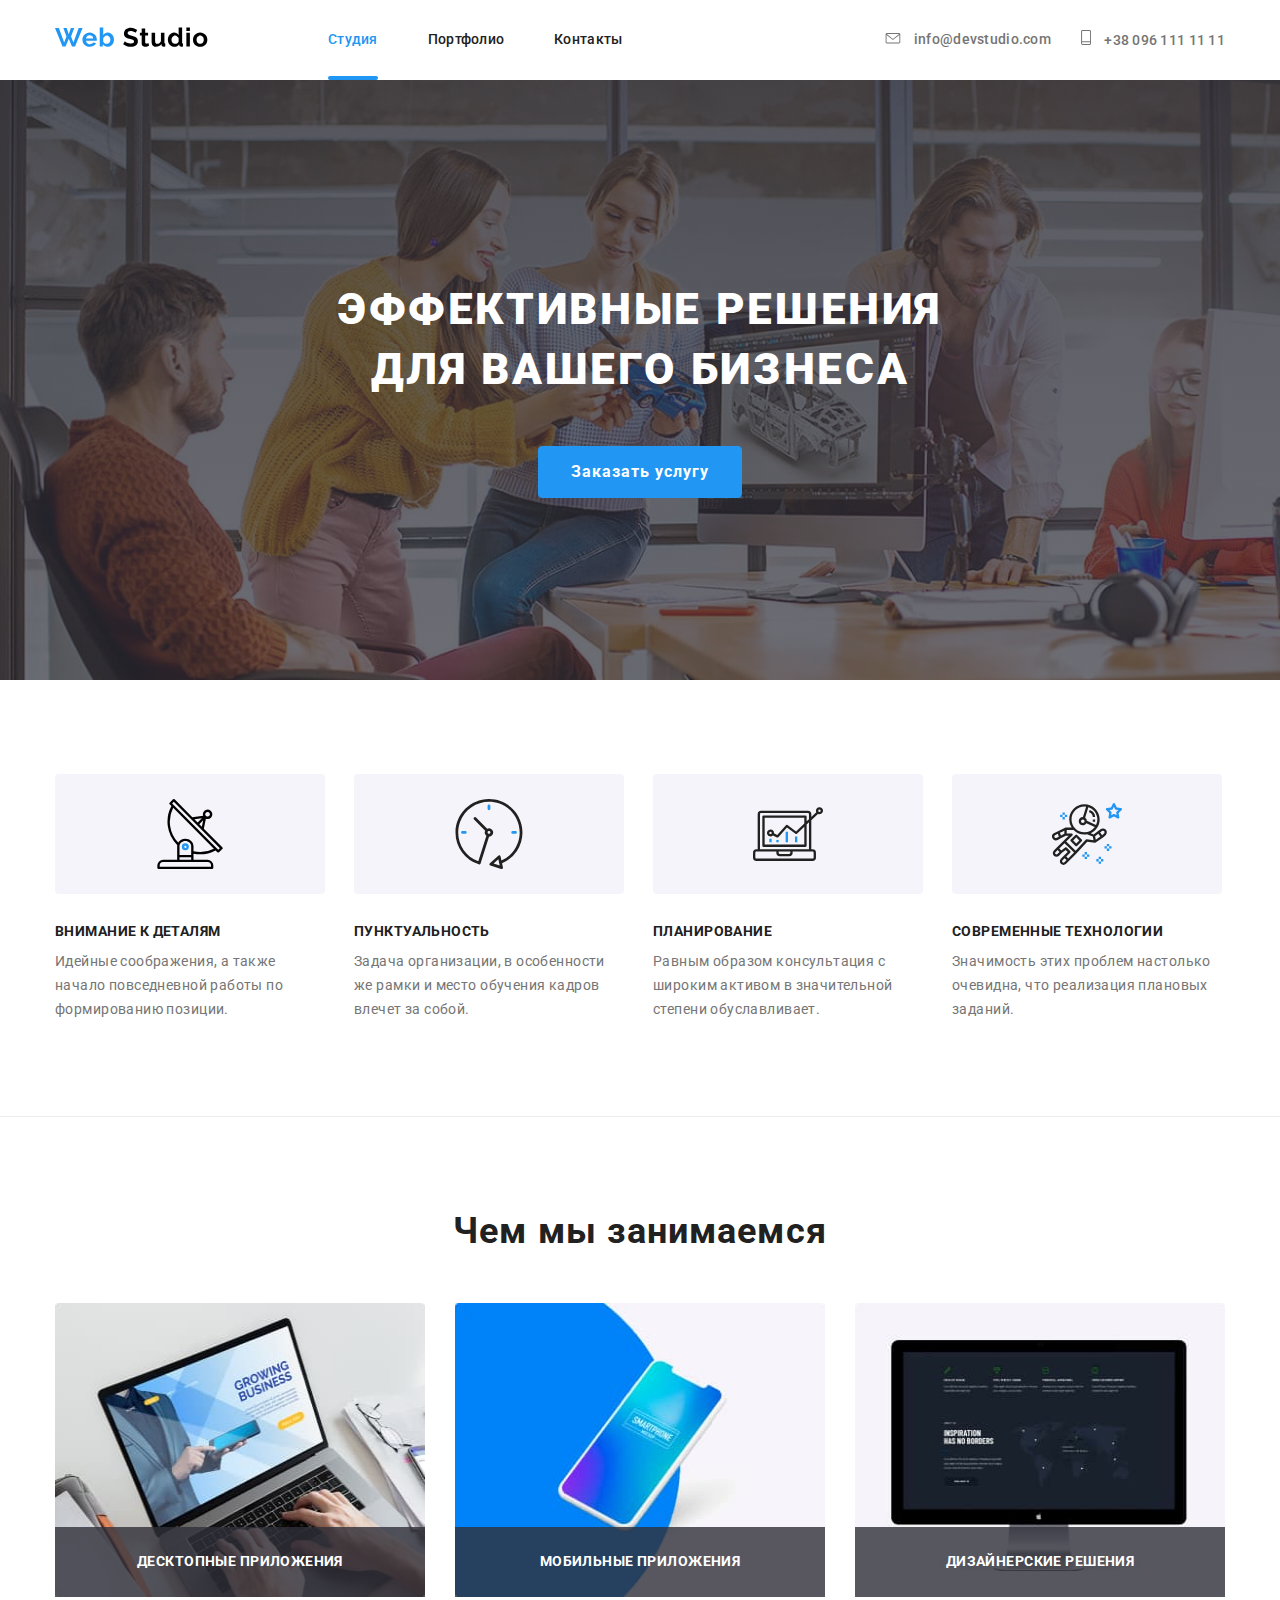
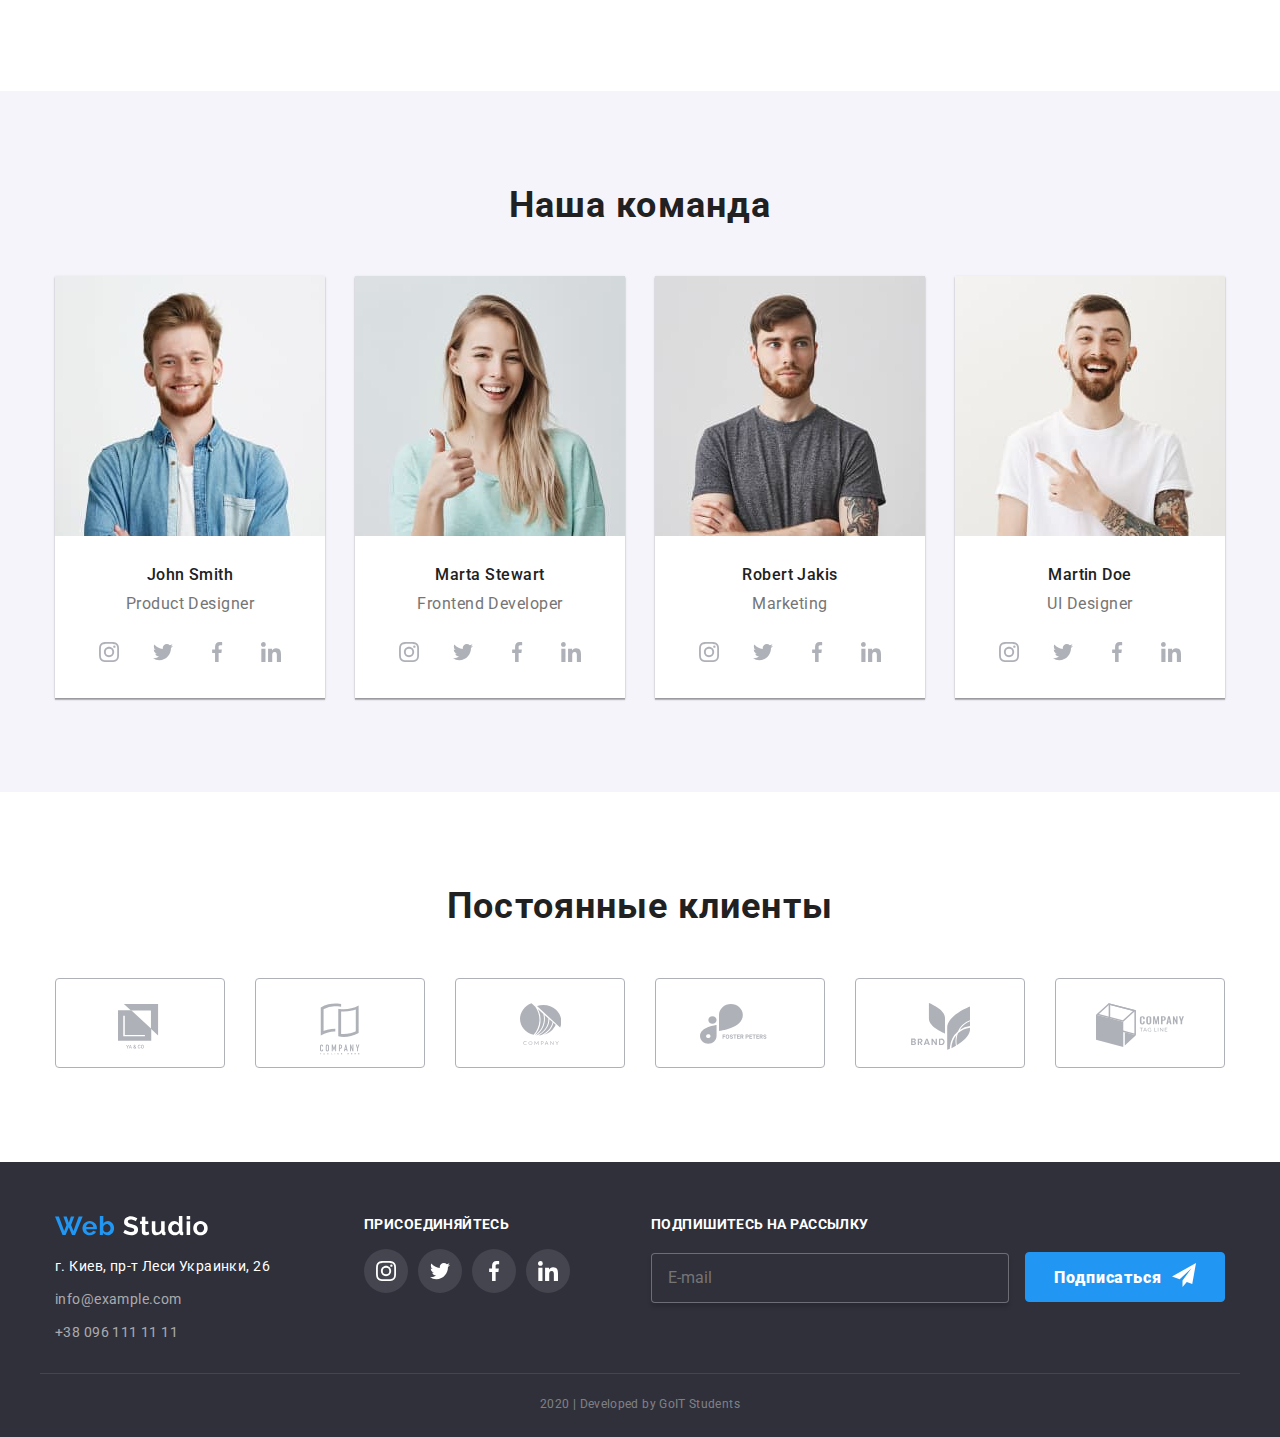
<file: index.html>
<!DOCTYPE html>
<html lang="ru">
  <head>
    <meta charset="UTF-8" />
    <meta name="viewport" content="width=device-width, initial-scale=1.0" />
    <title>Web Studio</title>
    <link href="https://fonts.googleapis.com/css2?family=Roboto:wght@400;500;700;900&display=swap" rel="stylesheet">
    <link rel="stylesheet" href="https://cdnjs.cloudflare.com/ajax/libs/modern-normalize/0.6.0/modern-normalize.min.css">
    <link rel="stylesheet" href="./css/styles.css">
  </head>
  <body>
    <header>
      <div class="container page-header">
        <nav class="main-nav">
            <!-- <div class="logo"> -->
              <a href="./index.html">
                <svg class="icon" width="153" height="31">
                  <use href="./images/sprite.svg#web-studio"></use> 
                </svg>
              </a>

              <ul class="site-nav">
                <li class="item"><a href="./index.html" class="nav-link current">Студия</a></li>
                <li class="item"><a href="./portfolio.html" class="nav-link">Портфолио</a></li>
                <li class="item"><a href="#" class="nav-link">Контакты</a></li>
              </ul>
        </nav>
        
          <ul class="contacts">
            <li class="item">
              
              <a href="mailto:info@devstudio.com" class="contacts-link">
                <svg class="icon" width="16" height="11">
                  <use href="./images/sprite.svg#mail"></use>
                </svg>
                info@devstudio.com
              </a>
            </li>
            <li class="item">
              
              <a href="tel:+380961111111" class="contacts-link">
                <svg class="icon" width="10" height="15">
                  <use href="./images/sprite.svg#phone"></use> 
                </svg>
                +38 096 111 11 11
              </a>
            </li>
          </ul>
      </div>
    </header>

    <main>
      <section class="hero">
        <div class="container">
          <h1 class="hero-title">
            эффективные решения <br />
            для вашего бизнеса
          </h1>
          <a href="#" class="button" data-open-modal>Заказать услугу</a>
        </div>
      </section>
      

      <section class="section">
        <div class="container">
          <h2 class="section-title no-viev">Наши преимущества</h2>

          <ul class="feature-list">
            <li class="feature-item">
              <div class="bg-container">
              <svg class="icon" width="70" height="70">
                <use href="./images/sprite.svg#antenna-1"></use> 
              </svg>
            </div>
              <h3 class="title">Внимание к деталям</h3>
              <p class="subtitle">
                Идейные соображения, а также начало повседневной работы по
                формированию позиции.
              </p>
            </li>
            <li class="feature-item">
              <div class="bg-container">
              <svg class="icon" width="70" height="70">
                <use href="./images/sprite.svg#clock-1"></use> 
              </svg>
            </div>
              <h3 class="title">Пунктуальность</h3>
              <p class="subtitle">
                Задача организации, в особенности же рамки и место обучения кадров
                влечет за собой.
              </p>
            </li>
            <li class="feature-item">
              <div class="bg-container">
              <svg class="icon" width="70" height="70">
                <use href="./images/sprite.svg#diagram-1"></use> 
              </svg>
            </div>
              <h3 class="title">Планирование</h3>
              <p class="subtitle">
                Равным образом консультация с широким активом в значительной
                степени обуславливает.
              </p>
            </li>
            <li class="feature-item">
              <div class="bg-container">
              <svg class="icon" width="70" height="70">
                <use href="./images/sprite.svg#astronaut-1"></use> 
              </svg>
            </div>
              <h3 class="title">Современные технологии</h3>
              <p class="subtitle">
                Значимость этих проблем настолько очевидна, что реализация
                плановых заданий.
              </p>
            </li>
          </ul>
        </div>
      </section>
     
      <section class="section work-section">
        <div class="container">
          <h2 class="section-title work">Чем мы занимаемся</h2>

          <ul class="work-list">
            <li class="work-item">
              <img src="./images/notebook.jpg" alt="Включенный ноутбук" width="370" height="294"/>

              <h3 class="title">Десктопные приложения</h3>
            </li>
            <li class="work-item">
              <img src="./images/smartphone.jpg" alt="Смартфон" width="370" height="294"/>

              <h3 class="title">Мобильные приложения</h3>
            </li>
            <li class="work-item">
              <img src="./images/desktop.jpg" alt="Десктоп" width="370" height="294"/>

              <h3 class="title">Дизайнерские решения</h3>
            </li>
          </ul>
        </div> 
      </section>
      

      <section class="section team-section">
        <div class="container">
          <h2 class="section-title">Наша команда</h2>

          <ul class="team-list">
            <li class="item">
              <img src="./images/John.jpg" alt="Фото Джона" width="270" height="260"/>

              <h3 class="title">John Smith</h3>
              <p class="subtitle">Product Designer</p>

              <ul class="social-list">
                <li class="social-item">
                  <a href="#" class="social-link">
                    <svg class="icon" width="20" height="20">
                      <use href="./images/sprite.svg#instagram-2"></use> 
                    </svg>
                  </a>
                </li>
                <li class="social-item">
                  <a href="#" class="social-link">
                    <svg class="icon" width="20" height="20">
                      <use href="./images/sprite.svg#twitter-1"></use> 
                    </svg>
                  </a>
                </li>
                <li class="social-item">
                  <a href="#" class="social-link">
                    <svg class="icon" width="20" height="20">
                      <use href="./images/sprite.svg#facebook-1"></use> 
                    </svg>
                  </a>
                </li>
                <li class="social-item">
                  <a href="#" class="social-link">
                    <svg class="icon" width="20" height="20">
                      <use href="./images/sprite.svg#linkedin-1"></use> 
                    </svg>
                  </a>
                </li>
              </ul>
            </li>
            <li class="item">
              <img src="./images/Marta Stewart.jpg" alt="Фото Марты" width="270" height="260"/>

              <h3 class="title">Marta Stewart</h3>
              <p class="subtitle">Frontend Developer</p>

              <ul class="social-list">
                <li class="social-item">
                  <a href="#" class="social-link">
                    <svg class="icon" width="20" height="20">
                      <use href="./images/sprite.svg#instagram-2"></use> 
                    </svg>
                  </a>
                </li>
                <li class="social-item">
                  <a href="#" class="social-link">
                    <svg class="icon" width="20" height="20">
                      <use href="./images/sprite.svg#twitter-1"></use> 
                    </svg>
                  </a>
                </li>
                <li class="social-item">
                  <a href="#" class="social-link">
                    <svg class="icon" width="20" height="20">
                      <use href="./images/sprite.svg#facebook-1"></use> 
                    </svg>
                  </a>
                </li>
                <li class="social-item">
                  <a href="#" class="social-link">
                    <svg class="icon" width="20" height="20">
                      <use href="./images/sprite.svg#linkedin-1"></use> 
                    </svg>
                  </a>
                </li>
              </ul>
            </li>
            <li class="item">
              <img src="./images/Robert Jakis.jpg" alt="Фото Роберта" width="270" height="260"/>

              <h3 class="title">Robert Jakis</h3>
              <p class="subtitle">Marketing</p>

              <ul class="social-list">
                <li class="social-item">
                  <a href="#" class="social-link">
                    <svg class="icon" width="20" height="20">
                      <use href="./images/sprite.svg#instagram-2"></use> 
                    </svg>
                  </a>
                </li>
                <li class="social-item">
                  <a href="#" class="social-link">
                    <svg class="icon" width="20" height="20">
                      <use href="./images/sprite.svg#twitter-1"></use> 
                    </svg>
                  </a>
                </li>
                <li class="social-item">
                  <a href="#" class="social-link">
                    <svg class="icon" width="20" height="20">
                      <use href="./images/sprite.svg#facebook-1"></use> 
                    </svg>
                  </a>
                </li>
                <li class="social-item">
                  <a href="#" class="social-link">
                    <svg class="icon" width="20" height="20">
                      <use href="./images/sprite.svg#linkedin-1"></use> 
                    </svg>
                  </a>
                </li>
              </ul>
            </li>
            <li class="item">
                <img src="./images/Martin Doe.jpg" alt="Фото Мартина" width="270" height="260"/>

              <h3 class="title">Martin Doe</h3>
              <p class="subtitle">UI Designer</p>

              <ul class="social-list">
                <li class="social-item">
                  <a href="#" class="social-link">
                    <svg class="icon" width="20" height="20">
                      <use href="./images/sprite.svg#instagram-2"></use> 
                    </svg>
                  </a>
                </li>
                <li class="social-item">
                  <a href="#" class="social-link">
                    <svg class="icon" width="20" height="20">
                      <use href="./images/sprite.svg#twitter-1"></use> 
                    </svg>
                  </a>
                </li>
                <li class="social-item">
                  <a href="#" class="social-link">
                    <svg class="icon" width="20" height="20">
                      <use href="./images/sprite.svg#facebook-1"></use> 
                    </svg>
                  </a>
                </li>
                <li class="social-item">
                  <a href="#" class="social-link">
                    <svg class="icon" width="20" height="20">
                      <use href="./images/sprite.svg#linkedin-1"></use> 
                    </svg>
                  </a>
                </li>
              </ul>
            </li>
          </ul>
        </div>
      </section>

      <section class="section">
        <div class="container">
          <h2 class="section-title customer">Постоянные клиенты</h2>

          <ul class="customer-list">
            <li class="customer-item">
              <a href="#" class="customer-link">
                <svg class="icon" width="44" height="49">
                  <use href="./images/sprite.svg#logo-1"></use> 
                </svg>
              </a>
            </li>
            <li class="customer-item">
              <a href="#" class="customer-link">
                <svg class="icon" width="40" height="52">
                  <use href="./images/sprite.svg#logo-2"></use> 
                </svg>
              </a>
            </li>
            <li class="customer-item">
              <a href="#" class="customer-link">
                <svg class="icon" width="41" height="43">
                  <use href="./images/sprite.svg#logo-3"></use> 
                </svg>
              </a>
            </li>
            <li class="customer-item">
              <a href="#" class="customer-link">
                <svg class="icon" width="80" height="42">
                  <use href="./images/sprite.svg#logo-4"></use> 
                </svg>
              </a>
            </li>
            <li class="customer-item">
              <a href="#" class="customer-link">
                <svg class="icon" width="59" height="47">
                  <use href="./images/sprite.svg#logo-5"></use> 
                </svg>
              </a>
            </li>
            <li class="customer-item">
              <a href="#" class="customer-link">
                <svg class="icon" width="88" height="45">
                  <use href="./images/sprite.svg#logo-6"></use> 
                </svg>
              </a>
            </li>
          </ul>
       </div>
      </section>
    </main>

    <footer>
      <div class="container page-footer">
        <div class="address-container">
          <a href="#" class="footer-logo">
            <svg class="icon" width="153" height="31">
              <use href="./images/sprite.svg#web-studio2"></use> 
            </svg>
          </a>

          <address class="address-list">
              <p class="footer-address">г. Киев, пр-т Леси Украинки, 26</p>
              <a href="mailto:info@example.com" class="footer-link mail-link">info@example.com</a>
              <a href="tel:+380961111111" class="footer-link">+38 096 111 11 11</a>
          </address>
        </div>
      
        <div class="socials-container">
          <b class="footer-title">присоединяйтесь</b>

          <ul class="socials">
            <li class="socials-item">
              <a href="#" class="socials-link">
                <svg class="icon" width="20" height="20">
                  <use href="./images/sprite.svg#instagram-2"></use> 
                </svg>
              </a>
            </li>
            <li class="socials-item">
              <a href="#" class="socials-link">
                <svg class="icon" width="20" height="20">
                  <use href="./images/sprite.svg#twitter-1"></use> 
                </svg>
              </a>
            </li>
            <li class="socials-item">
              <a href="#" class="socials-link">
                <svg class="icon" width="20" height="20">
                  <use href="./images/sprite.svg#facebook-1"></use> 
                </svg>
              </a>
            </li>
            <li class="socials-item">
              <a href="#" class="socials-link">
                <svg class="icon" width="20" height="20">
                  <use href="./images/sprite.svg#linkedin-1"></use> 
                </svg>
              </a>
            </li>
          </ul>
        </div>

        <form class="subscribe">
          <!-- <b class="subscribe-title">подпишитесь на рассылку</b> -->
          <div class="subscribe-field">
            <input class="subscribe-input" type="email" name="mail" id="mail" placeholder="E-mail" autocomplete="off">
            <label class="subscribe-title" for="mail">подпишитесь на рассылку</label>
          
          <a href="#" class="footer-button"> Подписаться
            <svg class="icon-send" width="24" height="24">
              <use href="./images/sprite.svg#icon-send"></use> 
            </svg>
          </a>
        </div>
        </form>
      </div>
      
        <p class="copy container">2020 | Developed by GoIT Students</p>
      
    </footer>

    <div class="backdrop is-hidden" data-backdrop>
      <div class="modal">
        <form class="form">

          <h2 class="form-title">Оставьте свои данные, мы вам перезвоним</h2>

          <div class="form-field">
            <input type="text" name="user-name" id="name" placeholder=" " autocomplete="off" class="form-input">
            <label for="name" class="form-label">Имя</label>
            <svg class="form-icon" width="12" height="12">
              <use href="./images/sprite.svg#name"></use> 
            </svg>
          </div>
  
          <div class="form-field">
            <input type="tel" name="tel" id="tel" placeholder=" " autocomplete="off" class="form-input">
            <label for="tel" class="form-label">Телефон</label>
            <svg class="form-icon" width="13" height="13">
              <use href="./images/sprite.svg#phone-form"></use> 
            </svg>
          </div>
  
          <div class="form-field">
            <input type="email" name="mail" id="mail" placeholder=" " autocomplete="off" class="form-input">
            <label for="mail" class="form-label">Почта</label>
            <svg class="form-icon" width="15" height="12">
              <use href="./images/sprite.svg#mail-form"></use> 
            </svg>
          </div>
  
          <div class="form-field form-text">
            <!-- <label for="comment">Комментарий</label> -->
            <textarea name="comment" id="comment" rows="8" placeholder="Комментарий"></textarea>
          </div>
          
          <label class="form-check" for="policy">
            <input class="input-check" type="checkbox" name="policy" id="policy">
            <span class="icon-check"></span>
            Соглашаюсь с рассылкой и принимаю условия договора
          </label>
        
          <button class="button-submit" type="submit">Отправить</button>
            <button class="button-close" data-close-modal>
              <!-- <span class="close-icon"></span> -->
              <svg class="close-icon">
                <use href="./images/sprite.svg#close"></use> 
              </svg>
            </button>
      </form>
      </div>
    </div>

    <script>
      const refs = {
        openModalBtn: document.querySelector("[data-open-modal]"),
        closeModalBtn: document.querySelector("[data-close-modal]"),
        backdrop: document.querySelector("[data-backdrop]"),
      };

      refs.openModalBtn.addEventListener("click", toggleModal);
      refs.closeModalBtn.addEventListener("click", toggleModal);

      refs.backdrop.addEventListener("click", logBackdropClick);

      function toggleModal() {
        refs.backdrop.classList.toggle("is-hidden");
      }

      function logBackdropClick() {
        console.log("Это клик в бекдроп");
      }
    </script>
  </body>
</html>
</file>
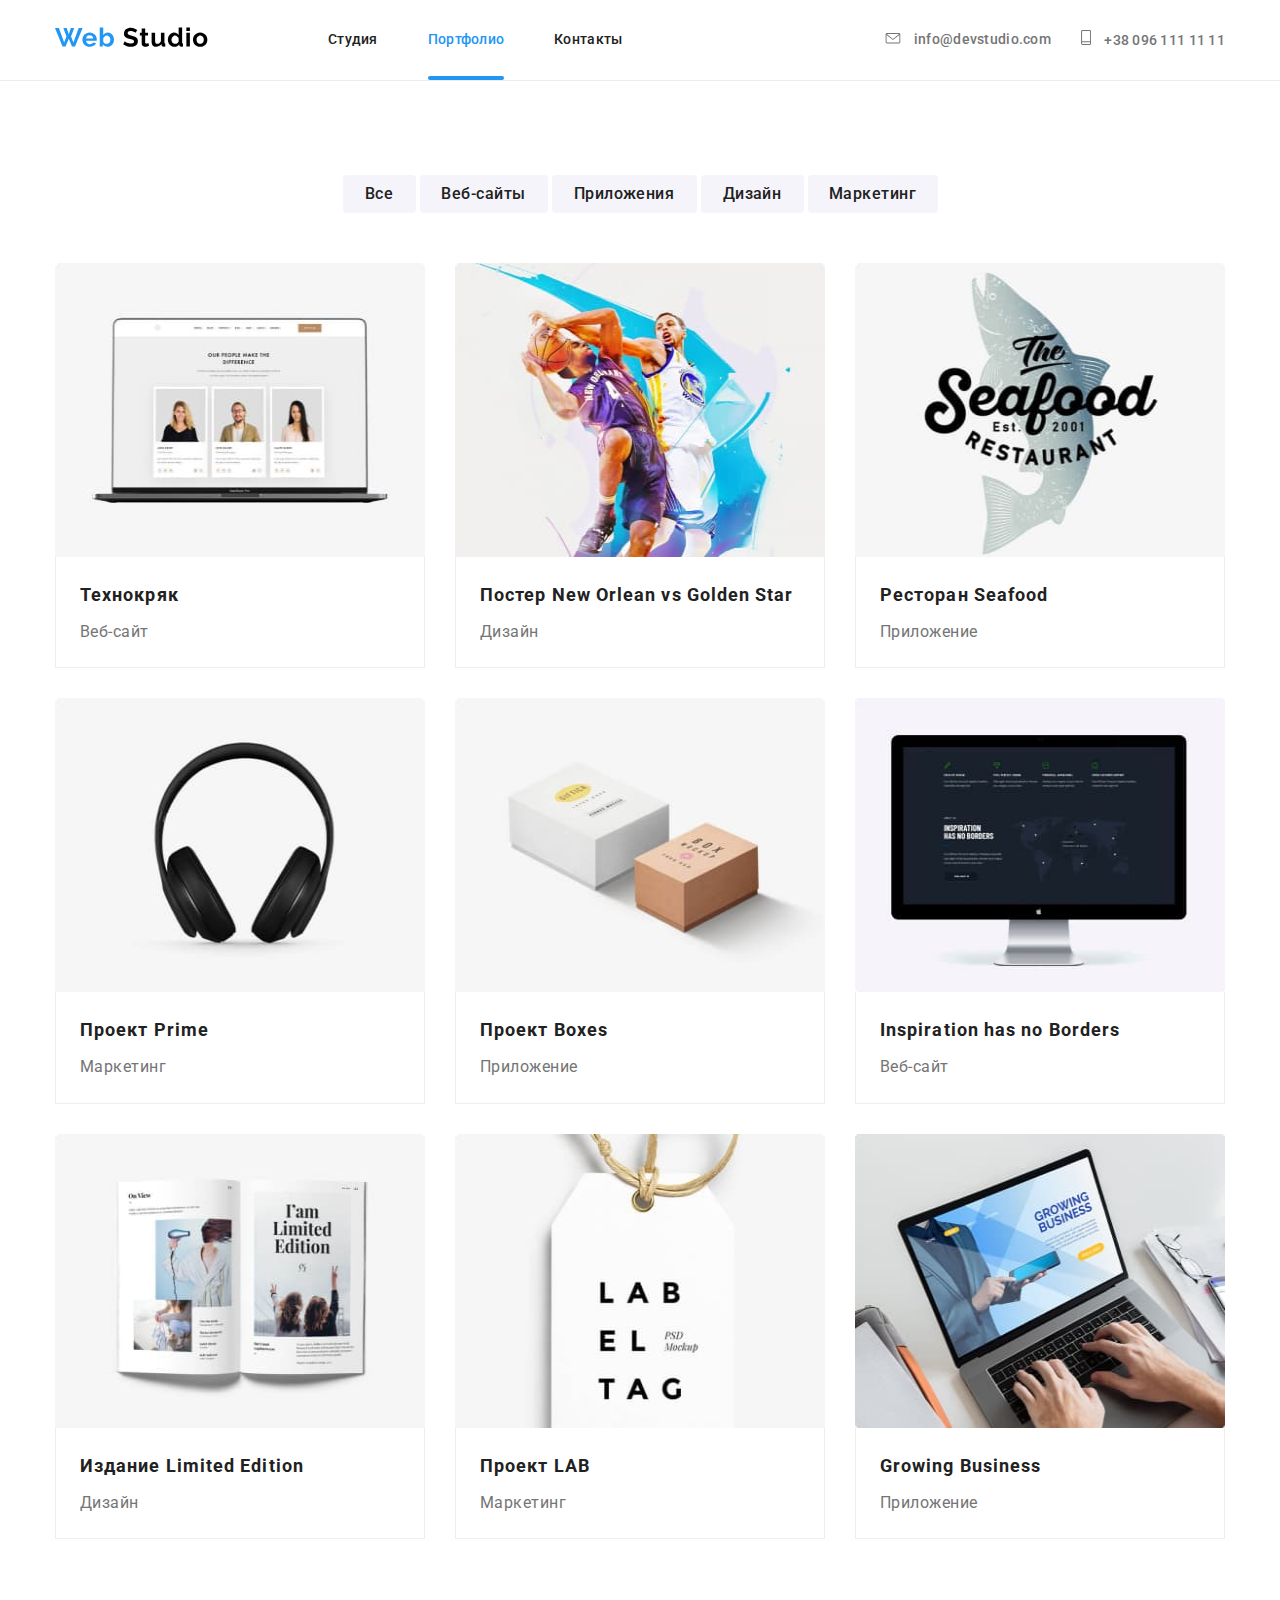
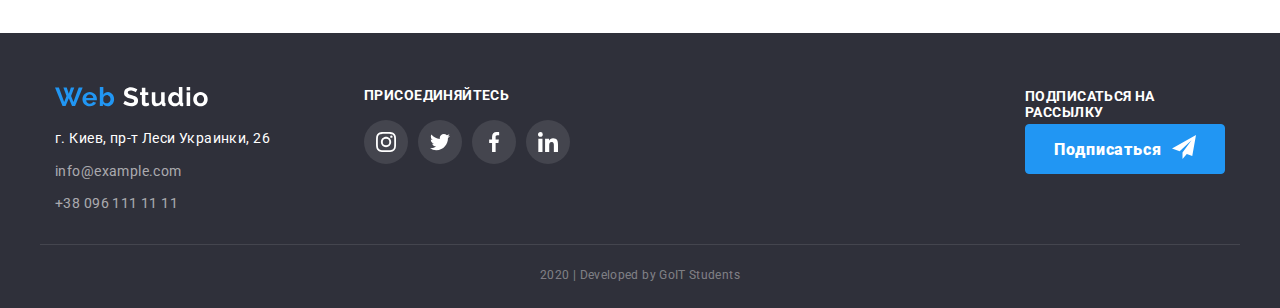
<file: portfolio.html>
<!DOCTYPE html>
<html lang="ru">
  <head>
    <meta charset="UTF-8" />
    <meta name="viewport" content="width=device-width, initial-scale=1.0" />
    <title>Portfilio</title>
    <link href="https://fonts.googleapis.com/css2?family=Roboto:wght@400;500;700;900&display=swap" rel="stylesheet">
    <link rel="stylesheet" href="https://cdnjs.cloudflare.com/ajax/libs/modern-normalize/0.6.0/modern-normalize.min.css">
    <link rel="stylesheet" href="./css/styles.css">
  </head>
  <body>
    <header class="page-header portfolio-header">
      <div class="container page-header">
        <nav class="main-nav">
              <a href="./index.html" class="logo">
                <svg class="icon" width="153" height="31">
                  <use href="./images/sprite.svg#web-studio"></use> 
                </svg>
              </a>

              <ul class="site-nav">
                <li class="item"><a href="./index.html" class="nav-link">Студия</a></li>
                <li class="item"><a href="./portfolio.html" class="nav-link current">Портфолио</a></li>
                <li class="item"><a href="#" class="nav-link">Контакты</a></li>
              </ul>
        </nav>

        <ul class="contacts">
          <li class="item">
            
            <a href="mailto:info@devstudio.com" class="contacts-link">
              <svg class="icon" width="16" height="11">
                <use href="./images/sprite.svg#mail"></use>
              </svg>
              info@devstudio.com
            </a>
          </li>
          <li class="item">
            
            <a href="tel:+380961111111" class="contacts-link">
              <svg class="icon" width="10" height="15">
                <use href="./images/sprite.svg#phone"></use> 
              </svg>
              +38 096 111 11 11
            </a>
          </li>
        </ul>
      </div>
    </header>

    <main class="container">
        <section class="section galery">
          <div class="filter">
            <h1 class="no-viev">Фильтр</h1>

            <button type="button" class="button-filter button-oll">Все</button>
            <button type="button" class="button-filter button-site">Веб-сайты</button>
            <button type="button" class="button-filter button-app">Приложения</button>
            <button type="button" class="button-filter button-design">Дизайн</button>
            <button type="button" class="button-filter button-marketing">Маркетинг</button>
          </div>

          <div class="portfolio">
            <h2 class="no-viev">Галерея работ</h2>
            <ul class="prodject-list">
                <li class="item">
                  <a href="#" class="link">
                    <div class="prodject-image">
                      <img src="./images/Технокряк.jpg" alt="" width="370"
                      height="294" class="card-image">

                      <p class="text">Технокряк это современная площадка распространения коронавируса. Компании используют эту платформу для цифрового шпионажа и атак на защищённые сервера конкурентов.</p>
                    </div>
                    <div class="card-content">
                      <h3 class="prodject-title">Технокряк</h3>
                      <p class="subtitle">Веб-сайт</p>
                      
                    </div>
                  </a>
                </li>
                <li class="item">
                  <a href="#" class="link">
                    <div class="prodject-image">
                      <img src="./images/Постер.jpg" alt="" width="370"
                    height="294" class="card-image">

                    <p class="text">Классический текст-«рыба» (условный, зачастую бессмысленный текст-заполнитель, вставляемый в макет страницы).</p>
                    </div>
                    <div class="card-content">
                    <h3 class="prodject-title">Постер New Orlean vs Golden Star</h3>
                    <p class="subtitle">Дизайн</p>
                    
                    </div>
                  </a>  
                </li>
                <li class="item">
                  <a href="#" class="link">
                    <div class="prodject-image">
                      <img src="./images/Ресторан.jpg" alt="" width="370"
                    height="294" class="card-image">

                    <p class="text">Классический текст-«рыба» (условный, зачастую бессмысленный текст-заполнитель, вставляемый в макет страницы).</p>
                    </div>
                    <div class="card-content">
                    <h3 class="prodject-title">Ресторан Seafood</h3>
                    <p class="subtitle">Приложение</p>
                    
                    </div>
                  </a>
                </li>
                <li class="item">
                  <a href="#" class="link">
                    <div class="prodject-image">
                      <img src="./images/Проект Прайм.jpg" alt="" width="370"
                    height="294" class="card-image">

                    <p class="text">Классический текст-«рыба» (условный, зачастую бессмысленный текст-заполнитель, вставляемый в макет страницы).</p>
                    </div>
                    <div class="card-content">
                    <h3 class="prodject-title">Проект Prime</h3>
                    <p class="subtitle">Маркетинг</p>
                    
                    </div>
                  </a>
                </li>
                <li class="item">
                  <a href="#" class="link">
                    <div class="prodject-image">
                      <img src="./images/Проект коробка.jpg" alt="" width="370"
                    height="294" class="card-image">

                    <p class="text">Классический текст-«рыба» (условный, зачастую бессмысленный текст-заполнитель, вставляемый в макет страницы).</p>
                    </div>
                    <div class="card-content">
                    <h3 class="prodject-title">Проект Boxes</h3>
                    <p class="subtitle">Приложение</p>
                    
                    </div>
                  </a>
                </li>
                <li class="item">
                  <a href="#" class="link">
                    <div class="prodject-image">
                      <img src="./images/desktop.jpg" alt="" width="370"
                    height="294" class="card-image">

                    <p class="text">Классический текст-«рыба» (условный, зачастую бессмысленный текст-заполнитель, вставляемый в макет страницы).</p>
                    </div>
                    <div class="card-content">
                    <h3 class="prodject-title">Inspiration has no Borders</h3>
                    <p class="subtitle">Веб-сайт</p>
                    
                    </div>
                  </a>
                </li>
                <li class="item">
                  <a href="#" class="link">
                    <div class="prodject-image">
                      <img src="./images/Издание.jpg" alt="" width="370"
                    height="294" class="card-image">

                    <p class="text">Классический текст-«рыба» (условный, зачастую бессмысленный текст-заполнитель, вставляемый в макет страницы).</p>
                    </div>
                    <div class="card-content">
                    <h3 class="prodject-title">Издание Limited Edition</h3>
                    <p class="subtitle">Дизайн</p>
                    
                    </div>
                  </a>
                </li>
                <li class="item">
                  <a href="#" class="link">
                    <div class="prodject-image">
                      <img src="./images/Проект лаб.jpg" alt="" width="370"
                    height="294" class="card-image">

                    <p class="text">Классический текст-«рыба» (условный, зачастую бессмысленный текст-заполнитель, вставляемый в макет страницы).</p>
                    </div>
                    <div class="card-content">
                    <h3 class="prodject-title">Проект LAB</h3>
                    <p class="subtitle">Маркетинг</p>
                    
                    </div>
                  </a>
                </li>
                <li class="item">
                  <a href="#" class="link">
                    <div class="prodject-image">
                      <img src="./images/notebook.jpg" alt="" width="370"
                    height="294" class="card-image">

                    <p class="text">Классический текст-«рыба» (условный, зачастую бессмысленный текст-заполнитель, вставляемый в макет страницы).</p>
                    </div>
                    <div class="card-content">
                    <h3 class="prodject-title">Growing Business</h3>
                    <p class="subtitle">Приложение</p>
                    
                    </div>
                  </a>
                </li>
            </ul>
          </div>
        </section>
    </main>

    <footer>
      <div class="container page-footer">
        <div class="address-container">
          <a href="#" class="footer-logo">
            <svg class="icon" width="153" height="31">
              <use href="./images/sprite.svg#web-studio2"></use> 
            </svg>
          </a>

          <address class="address-list">
              <p class="footer-address">г. Киев, пр-т Леси Украинки, 26</p>
              <a href="mailto:info@example.com" class="footer-link mail-link">info@example.com</a>
              <a href="tel:+380961111111" class="footer-link">+38 096 111 11 11</a>
          </address>
        </div>
      
        <div class="socials-container">
          <b class="footer-title">присоединяйтесь</b>

          <ul class="socials">
            <li class="socials-item">
              <a href="#" class="socials-link">
                <svg class="icon" width="20" height="20">
                  <use href="./images/sprite.svg#instagram-2"></use> 
                </svg>
              </a>
            </li>
            <li class="socials-item">
              <a href="#" class="socials-link">
                <svg class="icon" width="20" height="20">
                  <use href="./images/sprite.svg#twitter-1"></use> 
                </svg>
              </a>
            </li>
            <li class="socials-item">
              <a href="#" class="socials-link">
                <svg class="icon" width="20" height="20">
                  <use href="./images/sprite.svg#facebook-1"></use> 
                </svg>
              </a>
            </li>
            <li class="socials-item">
              <a href="#" class="socials-link">
                <svg class="icon" width="20" height="20">
                  <use href="./images/sprite.svg#linkedin-1"></use> 
                </svg>
              </a>
            </li>
          </ul>
        </div>

        <div class="subscribe">
          <b class="subscribe-title">подписаться на рассылку</b>
          <a href="#" class="footer-button"> Подписаться
            <svg class="icon-send" width="24" height="24">
              <use href="./images/sprite.svg#icon-send"></use> 
            </svg>
          </a>
        </div>
      </div>
      
        <p class="copy container">2020 | Developed by GoIT Students</p>
      
    </footer>
    
</body>
</html>
</file>
<file: css/styles.css>
/* цвет основного текста и иконок #212121 */
/* вторичный цвет текста #757575 */
/* цвет accent #2196F3 */
/* вторичный цвет фона #F5F4FA */
/* основной цвет фона #fffff */
/* цвет svg основной #AFB1B8 */
/* цвет фона подписей картинок rgba(47, 48, 58, 0.8) */
/* цвет фона футера #2F303A */
/* цвет ссылок футера rgba(255, 255, 255, 0.6) */
/* цвет подписи rgba(255, 255, 255, 0.4) */
html {
    box-sizing: border-box;
}

*,
*::before,
*::after {
    box-sizing: inherit;
}

:root {
    --primary-text-color: #212121;
    --secondary-text-color: #757575;
    --accent-color: #2196F3;
    --primary-white-color: #ffffff;
    --timing-function: cubic-bezier(0.4, 0, 0.2, 1)
}

body {
    background-color: var(--primary-white-color);
    color: #212121;

    font-family: Roboto, sans-serif;
}


ul {
    list-style: none;
}

img {
    display: block;
    /* width: 100%;
    height: auto; */
}

textarea {
    resize: none;
}

.section {
    padding-top: 94px;
    padding-bottom: 94px;
}

.container {
    margin-left: auto;
    margin-right: auto;
    width: 1200px;
    padding-right: 15px;
    padding-left: 15px;
    }

.no-viev {
    display: none;
}

/* Основные заголовки цвет */
.section-title {
    color: var(--primary-text-color);

    font-weight: 700;
    font-size: 36px;
    line-height: 1.16;
    text-align: center;
    letter-spacing: 0.03em;
}

/* хедер */
.page-header {
    display: flex;
    align-items: center;
}

.main-nav {
    display: flex;
    align-items: center;
}
.item .nav-link {
    position: relative;

    padding-top: 32px;
    padding-bottom: 32px;
    display: block;
    
    height: 80px;
    color: var(--primary-text-color);
    font-weight: 500;
    font-size: 14px;
    line-height: 1.14;
    letter-spacing: 0.02em;
    text-decoration: none;
}

.nav-link.current::after {
    content: '';
    position: absolute;
    left: 0;
    bottom: 0;

    display: block;
    width: 100%;
    height: 4px;

    background: var(--accent-color);
    border-radius: 2px;
}

.site-nav .nav-link:hover,
.site-nav .nav-link:focus {
    color: var(--accent-color);
    transition: 250ms var(--timing-function);
}

.site-nav .nav-link.current {
    color: var(--accent-color);
}

.site-nav {
    display: flex;
    margin-left: 80px;
    margin-top: 0;
    margin-bottom: 0;
}


.site-nav .item:not(:last-child) {
    margin-right: 50px;
}

.contacts-link {
    color: var(--secondary-text-color);

    font-weight: 500;
    font-size: 14px;
    line-height: 1.14;
    letter-spacing: 0.02em;
    text-decoration: none;
}

.contacts-link .icon {
    fill: var(--secondary-text-color);
    margin-right: 10px;
}

.contacts-link:hover .icon {
    fill: var(--accent-color);
    transition: 250ms var(--timing-function);
}

.contacts-link:hover,
.contacts-link:focus {
    color: var(--accent-color);
    transition: 250ms var(--timing-function);
}

.contacts {
    display: flex;
    margin-left: auto;
}

.contacts .item:not(:last-child) {
    margin-right: 30px;
}

.page-header.portfolio-header {
    border-bottom: 1px solid #ECECEC;
}

/* Герой */
.hero {
    text-align: center;
    max-width: 1600px;
    height: 600px;
    margin-left: auto;
    margin-right: auto;
    background-image: linear-gradient(rgba(47, 48, 58, 0.8), rgba(47, 48, 58, 0.7)), url(../images/Hero\ bg.jpg);
    background-color: rgba(47, 48, 58, 0.8);
    background-repeat: no-repeat;
}

.hero-title {
    margin-top: 0;
    margin-bottom: 0;
    padding-bottom: 46px;
    padding-top: 200px;

    color: var(--primary-white-color);
    font-weight: 900;
    font-size: 44px;
    line-height: 1.36;
    letter-spacing: 0.06em;
    text-transform: uppercase;
}

/* кнопка */
.button {
    display: inline-block;
    border-radius: 4px;
    padding: 10px 32px;
    border: solid 1px var(--accent-color);
    min-width: 200px;
    text-align: center;

    color: var(--primary-white-color);
    background-color: var(--accent-color);
    font-family: inherit;
    font-weight: 700;
    font-size: 16px;
    line-height: 1.87;
    letter-spacing: 0.06em;
    text-decoration: none;
}

/* преимущества */
.section-title {
    margin-top: 0;
    margin-bottom: 0;
}

.feature-list {
    display: flex;
    /* padding-top: 94px; */
    padding-left: 0;
    margin-top: 0;
    margin-bottom: 0;
}

.feature-list .feature-item:not(:last-child) {
    margin-right: 29px;
}

.bg-container {
    display: flex;
    align-items: center;
    justify-content: center;
    width: 270px;
    height: 120px;
    border-radius: 4px;
    background-color: #F5F4FA;
}

.feature-item .icon {
    display: block;
}

.feature-list .title {
    margin-top: 30px;
    margin-bottom: 0;

    color: var(--primary-text-color);
    font-weight: 700;
    font-size: 14px;
    line-height: 1.14;
    letter-spacing: 0.03em;
    text-transform: uppercase;
}

.feature-list .subtitle {
    margin-top: 10px;
    margin-bottom: 0;

    color: var(--secondary-text-color);
    font-weight: 400;
    font-size: 14px;
    line-height: 1.71;
    letter-spacing: 0.03em;
    width: 270px;
}

/* Чем занимаемся */
.work-section {
    border-top: 1px solid #ECECEC;
}

.work-list .title {
    position: absolute;
    bottom: 0;
    left: 0;

    margin-top: 0;
    margin-bottom: 0;
    padding-top: 27px;
    padding-bottom: 27px;
    width: 370px;
    height: 70px;
    text-align: center;
    
    color: var(--primary-white-color);
    background-color: rgba(47, 48, 58, 0.8);
    font-weight: 700;
    font-size: 14px;
    line-height: 1.14;
    letter-spacing: 0.03em;
    text-transform: uppercase;
}

.section-title.work {
    margin-bottom: 50px;
}

.work-list {
    display: flex;
    padding-left: 0;
    margin-bottom: 0;
    margin-top: 0;
}

.work-list .work-item:not(:last-child) {
    margin-right: 30px;
}

.work-item {
    position: relative;
}

/* команда */
.team-section {
    background-color: #F5F4FA;
    max-width: 1600px;
    margin-left: auto;
    margin-right: auto;
}

.team-list {
    display: flex;
    text-align: center;
    padding-left: 0;
    margin-bottom: 0;
    margin-top: 0;
}

.team-list .item:not(:last-child) {
    margin-right: 30px;
}

.team-list .item {
    box-shadow: 0px 2px 1px rgba(0, 0, 0, 0.2), 0px 1px 1px rgba(0, 0, 0, 0.14), 0px 1px 3px rgba(0, 0, 0, 0.12);
    background-color: var(--primary-white-color);
}

.team-section .section-title {
    margin-bottom: 50px;
}

.team-list .title{
    margin-top: 30px;
    margin-bottom: 0;
    
    color: var(--primary-text-color);
    font-weight: 500;
    font-size: 16px;
    line-height: 1.18;
    letter-spacing: 0.03em;
}

.team-list .subtitle {
    margin-top: 10px;
    margin-bottom: 16px;

    color: var(--secondary-text-color);
    font-weight: 400;
    font-size: 16px;
    line-height: 1.18;
    letter-spacing: 0.03em;
}

.social-list {
    display: flex;
    justify-content: center;
    padding-left: 0;
}

.social-list .social-item:not(:last-child) {
    margin-right: 10px;
}

.social-list .social-item {
    border-radius: 50%;
    width: 44px;
    height: 44px;
    display: flex;
    justify-content: center;
    align-items: center;
    margin-bottom: 24px;
}

.social-link {
    width: 20px;
    height: 20px;
}

.social-item:hover {
    background-color: var(--accent-color);
    transition: 250ms var(--timing-function);
}

.social-item:hover .icon {
    fill: var(--primary-white-color);
}

.social-item .icon {
    fill: #AFB1B8;
}

/* Клиенты */
.customer {
    margin-bottom: 50px;
}

.customer-list {
    display: flex;
    margin-top: 0;
    margin-bottom: 0;
    padding-left: 0;
}

.customer-item {
    /* transition: 250ms var(--timing-function); */

    width: 170px;
    height: 90px;
    color: inherit;
    border: 1px solid #AFB1B8;
    border-radius: 4px;
    display: flex;
    justify-content: center;
    align-items: center;
}

.customer-list .icon {
    fill: #AFB1B8;
    /* transition: 250ms var(--timing-function); */
}

.customer-item:hover .icon {
    fill: var(--accent-color);
    transition: 250ms var(--timing-function);
}

.customer-item:hover {
    border: 1px solid var(--accent-color);
    transition: 250ms var(--timing-function);
}

.customer-link {
    height: 40px;
    display: block;
}

.customer-list .customer-item:not(:last-child) {
    margin-right: 30px;
}

/* футер */
footer {
    background-color: #2F303A;
}

.page-footer {
    position: relative;
    display: flex;
    align-items: center;
    justify-content: space-between;
    padding-top: 48px;
    padding-bottom: 28px;
}

.footer-link {
    display: block;
}

.address-container {
    display: flex;
    flex-direction: column;
}

.footer-address {
    margin-bottom: 9px;
    margin-top: 0;

    color: var(--primary-white-color);
    font-weight: 400;
    font-style: normal;
    font-size: 14px;
    line-height: 1.71;
    letter-spacing: 0.03em;
}

.footer-title {

    color: var(--primary-white-color);
    font-weight: 700;
    font-style: normal;
    font-size: 14px;
    line-height: 1.14;
    letter-spacing: 0.03em;
    text-transform: uppercase;
}

.footer-link {
    color: rgba(255, 255, 255, 0.6);
    font-style: normal;
    font-weight: 400;
    font-size: 14px;
    line-height: 1.71;
    letter-spacing: 0.03em;
    text-decoration: none;
}

.footer-link.mail-link {
    margin-bottom: 9px;
}

.subscribe {
    position: relative;
    display: inline-flex;
}

.subscribe-title {
    position: absolute;
    top: -35px;
    left: 0;

    font-weight: bold;
    font-size: 14px;
    line-height: 1.14;
    letter-spacing: 0.03em;
    text-transform: uppercase;
    color: var(--primary-white-color);
}

.subscribe-input {
    width: 358px;
    height: 50px;
    margin-right: 12px;
    padding-left: 16px;

    border: 1px solid rgba(255, 255, 255, 0.3);
    box-shadow: 0px 4px 4px rgba(0, 0, 0, 0.15);
    border-radius: 4px;
    background-color: #2F303A;
}

.subscribe-input:focus {
    background-color: #fff;
}

.footer-button {
    display: inline-flex;
    justify-content: center;
    padding: 10px;

    width: 200px;
    height: 50px;
    
    font-weight: 900;
    font-size: 16px;
    line-height: 1.88;
    letter-spacing: 0.06em;
    border-radius: 4px;
    border: solid 1px var(--accent-color);
    min-width: 200px;
    text-align: center;
    text-decoration: none;

    color: var(--primary-white-color);
    background-color: var(--accent-color);
    font-family: inherit;
    
}

.icon-send {
    
    margin-left: 10px;
}

.footer-logo {
    margin-bottom: 10px;
}

.copy {
    margin-bottom: 0;
    margin-top: 0;
    padding-bottom: 21px;
    padding-top: 18px;
    border-top: 1px solid rgba(255, 255, 255, 0.1);

    color: rgba(255, 255, 255, 0.4);
    font-weight: 400;
    font-size: 12px;
    line-height: 2;
    text-align: center;
    letter-spacing: 0.03em;
}

.socials-item:not(:first-child) {
    margin-left: 10px;
}

.socials-item {
    background: rgba(255, 255, 255, 0.1);
    width: 44px;
    height: 44px;
    border-radius: 50%;
    display: flex;
    align-items: center;
    justify-content: center;
}

.socials-item:hover {
    background-color: var(--accent-color);
    transition: 250ms var(--timing-function);
}

.socials-item .socials-link {
    display: inline-block;
    width: 20px;
    height: 20px;
}

.socials-container {
    position: absolute;
    top: 25%;
    left: 27%;
}

.socials {
    display: flex;
    padding-left: 0;
    align-items: center;
}

.socials-item .icon {
    fill: var(--primary-white-color);
}

/* Портфолио */
/* Button */
.button-filter {
    transition: 250ms var(--timing-function);

    border: none;
    border-radius: 4px;
    outline: none;

    background-color: #F5F4FA;
    color: var(--primary-text-color);
    height: 38px;
    font-weight: 500;
    font-size: 16px;
    line-height: 1,6;
    text-align: center;
    letter-spacing: 0.03em;
    text-decoration: none;
}

.button-oll {
    width: 73px;
}

.button-site {
    width: 128px;
}

.button-app {
    width: 145px;
}

.button-design {
    width: 103px;
}

.button-marketing {
    width: 130px;
}

.button-filter:hover,
.button-filter:focus {
    background-color: var(--accent-color);
    color: var(--primary-white-color);
}

/* Галерея */
.prodject-list .prodject-title {
    margin-bottom: 4px;
    margin-top: 0;

    color: var(--primary-text-color);
    font-weight: bold;
    font-size: 18px;
    line-height: 2;
    letter-spacing: 0.06em;
}

.prodject-list .subtitle {
    margin-top: 0;
    margin-bottom: 0;

    color: var(--secondary-text-color);
    font-weight: normal;
    font-size: 16px;
    line-height: 1.9;
    letter-spacing: 0.03em;
}

.prodject-image {
    position: relative;
    overflow: hidden;
}

.prodject-list .text {
    position: absolute;
    top: 0;
    left: 0;
    /* opacity: 0; */
    transform: translateY(100%);
    transition: transform 250ms var(--timing-function);

    width: 370px;
    height: 294px;
    margin-top: 0;
    margin-bottom: 0;
    padding: 63px 24px;

    color: var(--primary-white-color);
    background-color: rgba(33, 150, 243, 0.9);
    font-weight: normal;
    font-size: 18px;
    line-height: 1.56;
    letter-spacing: 0.03em;
    
}

.item:hover .text {
    /* opacity: 1; */
    transform: translateY(0);
}

.prodject-list .link {
    text-decoration: none;
    display: block;
}

.filter {
    text-align: center;
    margin-bottom: 50px;
}

.prodject-list {
    display: flex;
    flex-wrap: wrap;
    padding-left: 0;
    margin-bottom: 0;
    margin-top: 0;
}

.prodject-list .item {
    width: 370px;
    margin-right: 30px;
    margin-bottom: 30px;
}

.prodject-list .item:nth-child(3n) {
    margin-right: 0;
}

.prodject-list .item:nth-last-child(-n + 3) {
    margin-bottom: 0;
}

.card-content {
    padding: 20px 24px;
    border-left: 1px solid #eeeeee;
    border-right: 1px solid #eeeeee;
    border-bottom: 1px solid #eeeeee;
}

.prodject-list .item:hover {
    box-shadow: 1px 4px 6px rgba(0, 0, 0, 0.16), 0px 4px 4px rgba(0, 0, 0, 0.06), 0px 1px 1px rgba(0, 0, 0, 0.12);
}

/* Модальное окно */
.backdrop {
    position: fixed;
    top: 0;
    left: 0;
    bottom: 0;
    right: 0;

    background-color: rgba(0, 0, 0, 0.2);
}

.backdrop.is-hidden {
    opacity: 0;
    pointer-events: none;
}

.modal {
    position: absolute;
    left: 50%;
    top: 50%;
    transform: translate(-50%, -50%);

    min-width: 528px;
    min-height: 581px;

    background-color: var(--primary-white-color);
    box-shadow: 0px 2px 1px rgba(0, 0, 0, 0.2), 0px 1px 1px rgba(0, 0, 0, 0.14), 0px 1px 3px rgba(0, 0, 0, 0.12);
    border-radius: 4px;
}

.button-close {
    position: absolute;
    top: -10px;
    right: -10px;
    cursor: pointer;

    padding: 0;

    width: 30px;
    height: 30px;
    border-radius: 50%;
    border: none;
    background-color: var(--primary-white-color);
    box-shadow: 0px 2px 1px rgba(0, 0, 0, 0.2), 0px 1px 1px rgba(0, 0, 0, 0.14), 0px 1px 3px rgba(0, 0, 0, 0.12);
}

.close-icon {
    display: inline-block;
    width: 11px;
    height: 11px;

    fill: #000000;
    background-color: var(--primary-white-color);
}

/* Форма */

.form {
    width: 448px;
    padding: 40px;
    box-sizing: content-box;
}

.form-title {
    margin-top: 0;
    margin-bottom: 30px;

    font-weight: bold;
    font-size: 20px;
    line-height: 1.15;
    text-align: center;
    letter-spacing: 0.03em;
    color: var(--primary-text-color);
}

.form-field {
    position: relative;
    display: flex;
    flex-direction: column;
    margin-bottom: 28px;
}

.form-field input {
    padding-left: 42px;
    height: 40px;
    border: 1px solid rgba(33, 33, 33, 0.2);
    border-radius: 4px;
}

.form-field label {
    font-style: normal;
    font-weight: normal;
    font-size: 14px;
    line-height: 1.14;
    letter-spacing: 0.01em;

    color: var(--secondary-text-color);
}

.form-text {
    margin-bottom: 20px;

    font-weight: normal;
    font-size: 14px;
    line-height: 1.14;
    letter-spacing: 0.01em;
}

.form-text textarea {
    padding: 12px 16px;
}

.form-text textarea {
    height: 120px;
    border: 1px solid rgba(33, 33, 33, 0.2);
    border-radius: 4px;
}

.form-check {
    display: flex;
    flex-direction: row;
    justify-content: center;
    align-items: center;
    margin-bottom: 30px;
}

.form-input:focus + .form-label,
.form-input:not(:placeholder-shown) + .form-label {
    color: var(--accent-color);
    transform: translate(-25px, -45px);
}

.form-label {
    position: absolute;
    top: 50%;
    left: 42px;
    transform: translateY(-50%);
    transition: transform 250ms var(--timing-function);
}

.form-icon {
    position: absolute;
    top: 50%;
    left: 16px;
    transform: translateY(-50%);
}

.form-input:focus ~ .form-icon {
    fill: var(--accent-color);
}

.form-input:focus {
    border: 1px solid var(--accent-color);
    outline: none;
}

textarea:focus {
    border: 1px solid var(--accent-color);
    outline: none;
}

.form-check {
    font-weight: normal;
    font-size: 14px;
    line-height: 1.71;
    letter-spacing: 0.03em;

    color: var(--secondary-text-color);
}

.input-check {
    -webkit-appearance: none;
    -moz-appearance: none;
    appearance: none;
}

.icon-check {
    display: inline-block;
    margin-right: 8px;
    margin-left: -5px;
    width: 16px;
    height: 15px;
    background-image: url(../images/border-check.svg);
    background-repeat: no-repeat;
}

.input-check:checked + .icon-check {
    width: 15px;
    height: 15px;
    background-color: var(--accent-color);
    background-size: contain;
    background-origin: border-box;
    background-image: url(../images/icon-check.svg);
    border-radius: 2px;
}

.button-submit {
    display: block;

    margin-left: auto;
    margin-right: auto;
    width: 200px;
    height: 50px;
    cursor: pointer;
    
    font-weight: bold;
    font-size: 16px;
    line-height: 1,88;
    text-align: center;
    letter-spacing: 0.06em;
    text-decoration: none;
    background-color: var(--accent-color);
    color: var(--primary-white-color);
    border: none;
    border-radius: 4px;
    outline: none;
    box-shadow: 0px 4px 4px rgba(0, 0, 0, 0.15);
}
</file>
